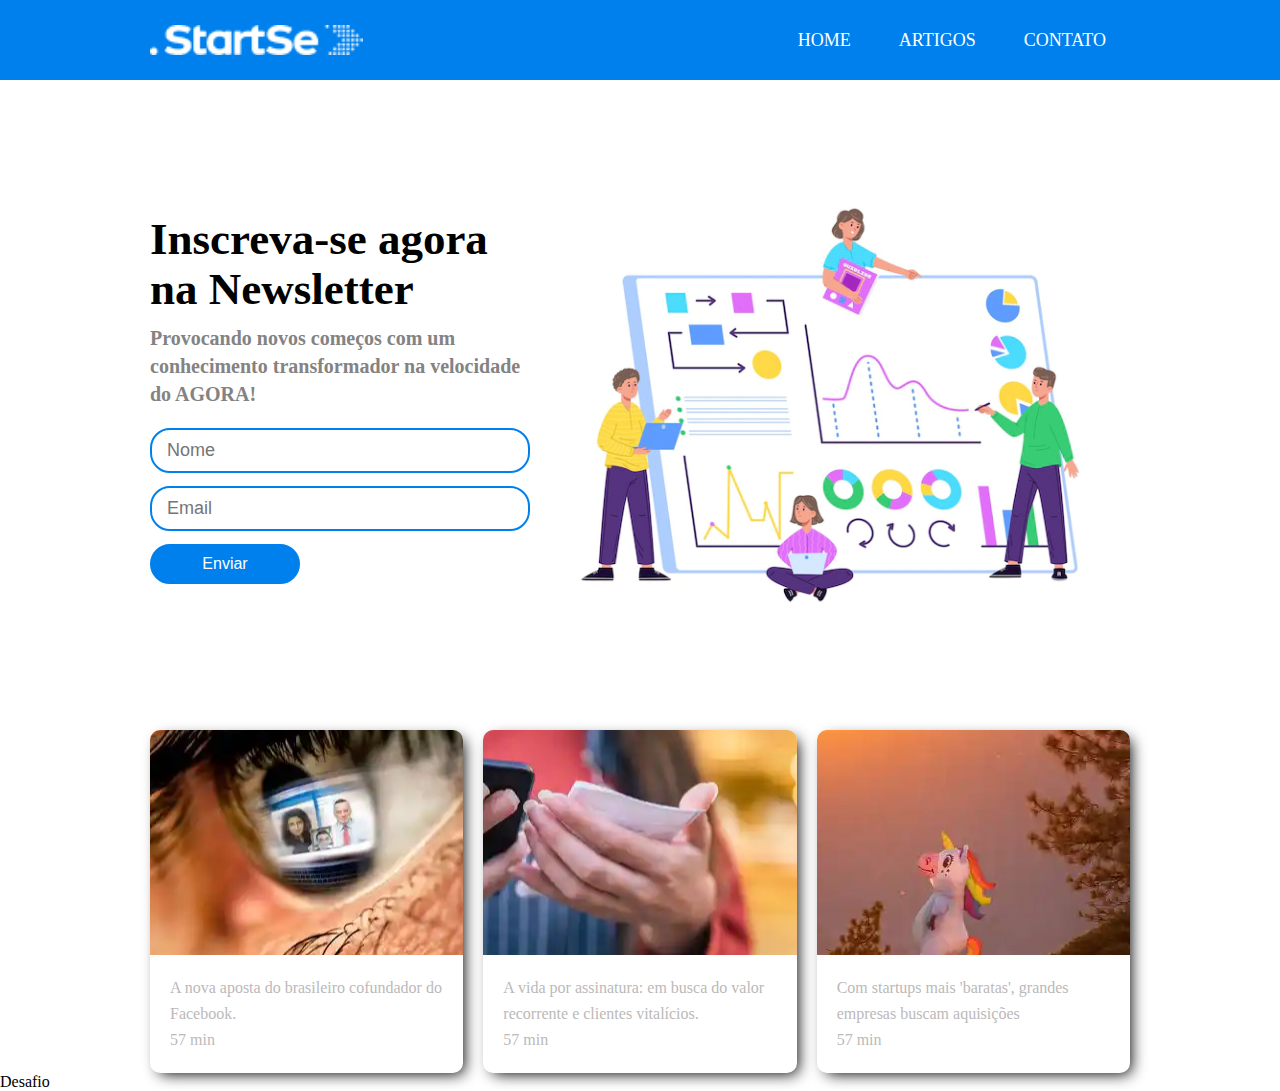
<file: index.html>
<!DOCTYPE html>
<html lang="pt-br">

<head>
    <meta charset="UTF-8">
    <meta http-equiv="X-UA-Compatible" content="IE=edge">
    <meta name="viewport" content="width=device-width, initial-scale=1.0">
    <link rel="stylesheet" href="style.css">
    <link rel="stylesheet" href="responsive.css">
    <link rel="icon" type="image/x-icon" href="./images/favicon.ico">
    <title>Site daora</title>
</head>

<header>
    <div class="container">
        <img src="./images/image.png" alt="logo" />
        <div class="menu-section">
            <div class="container-menu">
                <input class="menu-button-container" type="checkbox" id="checkbox-menu">
                <label for="checkbox-menu">
                    <span></span>
                    <span></span>
                    <span></span>
                </label>

                <nav>
                    <ul class="menu">
                        <li>
                            <a href="#home">Home</a>
                        </li>
                        <li>
                            <a href="#artigos">Artigos</a>
                        </li>
                        <li>
                            <a href="#form">Contato</a>
                        </li>
                    </ul>
                </nav>
            </div>
        </div>
    </div>
</header>
<main id="home">
    <div class="container-main">
        <div>
            <h2><span>Inscreva-se agora</span></h2>
            <h2>na Newsletter</h2>
            <h3>Provocando novos começos com um conhecimento transformador na
                velocidade do AGORA!
            </h3>
            <form>
                <input type="text" placeholder="Nome">
                <input type="email" placeholder="Email">
                <input type="submit" value="Enviar">
            </form>
        </div>
        <img src="./images/register.webp" alt="">
    </div>
</main>
<section id="artigos" class="cards">
    <a href="https://www.startse.com/artigos/a-nova-aposta-do-cofundador-do-facebook/">
        <div class="card">
            <div class="image">
                <img src="./images/aposta_facebook.webp" />
            </div>
            <div class="content">
                <p class="title text-medium">
                    A nova aposta do brasileiro cofundador do Facebook.
                </p>
                <div class="info">
                    <p class="text-medium">57 min</p>
                </div>
            </div>
        </div>
    </a>
    <a href="./artigos/futuro/futuro.html">
        <div class="card">
            <div class="image">
                <img src="./images/futuro.webp" />
            </div>
            <div class="content">
                <p class="title text-medium">
                    A vida por assinatura: em busca do valor recorrente e clientes vitalícios.
                </p>
                <div class="info">
                    <p class="text-medium">57 min</p>
                </div>
            </div>
        </div>
    </a>

    <div class="card">
        <div class="image">
            <img src="./images/unicornio.webp" />
        </div>
        <div class="content">
            <p class="title text-medium">
                Com startups mais 'baratas', grandes empresas buscam aquisições
            </p>
            <div class="info">
                <p class="text-medium">57 min</p>
            </div>
        </div>
    </div>
</section>
<footer id="form">
    <div class="desafio">Desafio</div>
</footer>

<body>

</body>

</html>
</file>
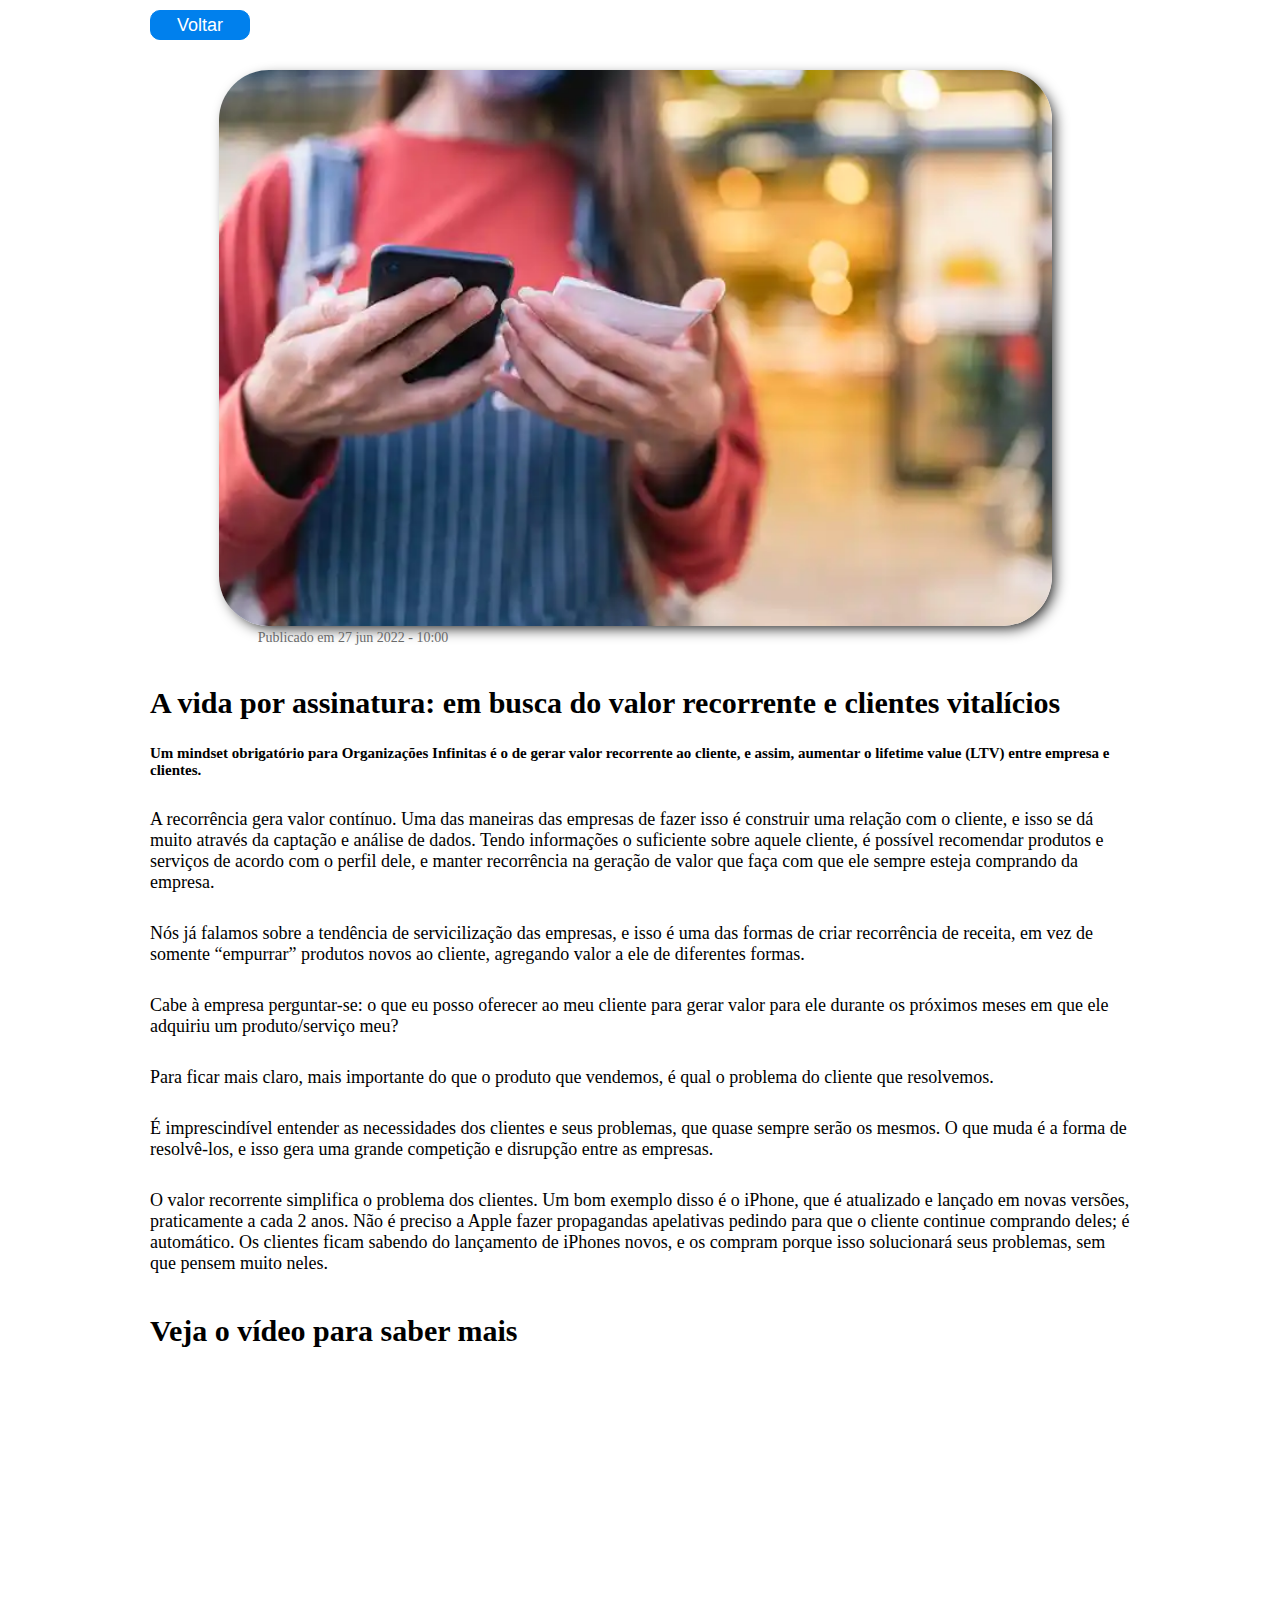
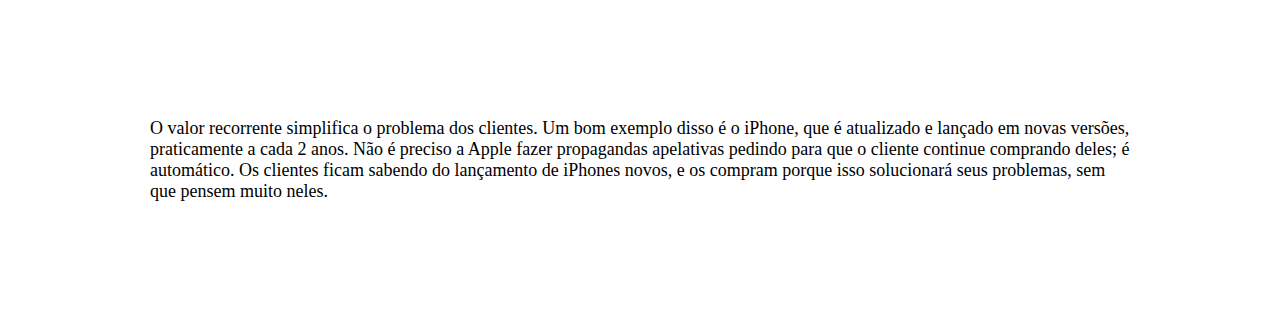
<file: artigos/futuro/futuro.html>
<!DOCTYPE html>
<html lang="pt-br">

<head>
    <meta charset="UTF-8">
    <meta http-equiv="X-UA-Compatible" content="IE=edge">
    <meta name="viewport" content="width=device-width, initial-scale=1.0">
    <link rel="icon" type="image/x-icon" href="/images/favicon.ico">
    <link rel="stylesheet" href="futuro.css">
    <title>A vida por assinatura: em busca do valor recorrente e clientes vitalícios</title>
</head>

<body>
    <section>
        <div>
            <a href="../../index.html">
                <button>Voltar</button>
            </a>
        </div>
        <img src="../../images/futuro.webp" alt="banner">
        <p class="publication">Publicado em 27 jun 2022 - 10:00</p>
        <h1>A vida por assinatura: em busca do valor recorrente e clientes vitalícios</h1>
        <h4>Um mindset obrigatório para Organizações Infinitas é o de gerar valor recorrente ao cliente, e assim,
            aumentar o lifetime value (LTV) entre empresa e clientes.</h4>
        <p>A recorrência gera valor contínuo. Uma das maneiras das empresas de fazer isso é construir uma relação com o
            cliente, e isso se dá muito através da captação e análise de dados. Tendo informações o suficiente sobre
            aquele cliente, é possível recomendar produtos e serviços de acordo com o perfil dele, e manter recorrência
            na geração de valor que faça com que ele sempre esteja comprando da empresa.</p>
        <p>Nós já falamos sobre a tendência de servicilização das empresas, e isso é uma das formas de criar recorrência
            de receita, em vez de somente “empurrar” produtos novos ao cliente, agregando valor a ele de diferentes
            formas.</p>
        <p>Cabe à empresa perguntar-se: o que eu posso oferecer ao meu cliente para gerar valor para ele durante os
            próximos meses em que ele adquiriu um produto/serviço meu?</p>
        <p>Para ficar mais claro, mais importante do que o produto que vendemos, é qual o problema do cliente que
            resolvemos. </p>
        <p>
            É imprescindível entender as necessidades dos clientes e seus problemas, que quase sempre serão os mesmos. O
            que muda é a forma de resolvê-los, e isso gera uma grande competição e disrupção entre as empresas.
        </p>
        <p>O valor recorrente simplifica o problema dos clientes. Um bom exemplo disso é o iPhone, que é atualizado e
            lançado em novas versões, praticamente a cada 2 anos. Não é preciso a Apple fazer propagandas apelativas
            pedindo para que o cliente continue comprando deles; é automático. Os clientes ficam sabendo do lançamento
            de iPhones novos, e os compram porque isso solucionará seus problemas, sem que pensem muito neles.</p>
        <h2>Veja o vídeo para saber mais</h2>

        <div class="content-video">
            <iframe width="560" height="315" src="https://www.youtube.com/embed/7skryrRr1l0"
                title="YouTube video player" frameborder="0"
                allow="accelerometer; autoplay; clipboard-write; encrypted-media; gyroscope; picture-in-picture"
                allowfullscreen></iframe>
        </div>
        <p>O valor recorrente simplifica o problema dos clientes. Um bom exemplo disso é o iPhone, que é atualizado e
            lançado em novas versões, praticamente a cada 2 anos. Não é preciso a Apple fazer propagandas apelativas
            pedindo para que o cliente continue comprando deles; é automático. Os clientes ficam sabendo do lançamento
            de iPhones novos, e os compram porque isso solucionará seus problemas, sem que pensem muito neles.</p>
    </section>
</body>

</html>
</file>
<file: style.css>
@import url('https://fonts.googleapis.com/css2?family=Source+Sans+Pro:ital,wght@0,300;0,400;0,700;1,400&display=swap');

* {
    box-sizing: border-box;
    padding: 0;
    margin: 0;
    outline: 0;
}

html,
body {
    font-family: "Source Sans Pro"'Trebuchet MS';
    text-rendering: optimizeLegibility;
    -webkit-font-smoothing: antialiased;
}

/*SEÇÃO HEADER*/

header {
    background-color: #0080ed;
}

header .container {
    display: flex;
    align-items: center;
    justify-content: space-between;
    max-width: 980px;
    height: 80px;
    margin: auto;
}

header nav ul {
    display: flex;
}

header nav ul li {
    list-style: none;
}

header nav ul li a {
    text-decoration: none;
    color: white;
    text-transform: uppercase;
    font-size: 18px;
    padding: 24px;
    transition: all 300ms linear 0s;
}

header nav ul li a:hover {
    background: rgba(255, 255, 255, 0.15);
}

header .container img {
    height: 30px;
}

#checkbox-menu {
    display: none;
}

/*MAIN*/

main {
    margin-bottom: 100px;
}

main .container-main {
    display: flex;
    align-items: center;
    justify-content: space-between;
    max-width: 980px;
    margin: 100px auto 0 auto;
}

h2 {
    color: rgb(0, 0, 0);
    font-size: 45px;
    line-height: 50px;
    font-weight: bold;
}

h3 {
    color: rgb(131, 131, 131);
    font-size: 20px;
    line-height: 28px;
    margin: 10px 0;
}

form {
    margin-top: 20px;
}

form input {
    width: 380px;
    padding-left: 15px;
    font-size: 18px;
    height: 45px;
    margin-bottom: 13px;
    border-radius: 20px;
    border: 2px solid #0080ed;
}

form [type='submit'] {
    background-color: #0080ed;
    color: white;
    width: 150px;
    padding-left: 0;
    font-size: 16px;
    height: 40px;
}

form [type='submit']:hover {
    cursor: pointer;
    background-color: rgba(0, 128, 237, 0.75);
    transform: translate(0, -2px);
    transition: 0.4s ease;
}   

main .container-main img {
    width: 600px;
}

/*CARDS*/

a {
    text-decoration: none;
}

.cards {
    width: 90%;
    max-width: 980px;
    margin: auto;
    display: grid;
    grid-template-columns: repeat(auto-fit, minmax(250px, 1fr));
    grid-gap: 20px;
}

.text-medium {
    font-size: 16px;
    line-height: 26px;
    font-weight: 400;
    color: rgb(187, 185, 185);
}

.card {
    display: flex;
    flex-direction: column;
    cursor: pointer;
    box-shadow: 5px 5px 15px -4px #000000;
    transition: all 0.6s ease 0s;
    border-radius: 10px;
}

/*PEQUENA ANIMAÇÃO COM TRANSFORM*/
.card:hover {
    transform: translate(-2px, -7px);

}

.image {
    width: 100%;
    padding-top: 56.25%;
    overflow: hidden;
    position: relative;
    border-radius: 10px 10px 0 0;
    height: 225px;
}

.image img {
    position: absolute;
    border-radius: 10px;
    top: 50%;
    left: 50%;
    transform: translate(-50%, -50%);
}

.content {
    margin: 20px;
}

.title {
    margin-bottom: 0;
}
</file>
<file: responsive.css>
/* MEDIA DO MAIN*/

@media (max-width: 1000px) {
    main.container-main div {
        margin: auto;
    }

    main .container-main img {
        display: none;
    }

    h2 {
        margin-left: 50px;
    }

    div h3 {
        margin-left: 50px;
    }

    form {
        display: flex;
        align-items: center;
        width: 100%;
        padding-top: 30px;
        text-align: center;
        flex-direction: column;
    }

    input {
        margin: 12px;
    }
}

/*MEDIA DO HEADER*/

@media (max-width: 1000px) {
    .container {
        padding: 0 20px;
    }
}

@media (max-width: 630px) {

   .menu-button-container {
    display: flex;
   }

   .menu {
    position: absolute;
    margin-top: 30px;
    flex-direction: column;
    width: 100vw;
    justify-content: center;
    align-items: center;
    left: 100%;
    transform: translate(100vw, 0);
    transition: 0.5s ease transform;
   }

   .menu>li {
    display: flex;
    justify-content: center;
    margin: 0;
    padding: 0;
    width: 100%;
    color: white;
    background-color: #0080ed;
    border-radius: 5px;
   }

   .menu>li:not(:last-child) {
    border-bottom: 1px solid white;
   }

   .menu li a {
    flex: 1;
    text-align: center;
   }

    main .container-menu img {
        display: none;
    }

    label {
        cursor: pointer;
        position: relative;
        display: block;
        height: 22px;
        width: 30px;
    }

    label span {
        position: absolute;
        display: block;
        height: 5px;
        width: 100%;
        background: white;
        border-radius: 30px;
        transition: 0.25s ease-in-out;
    }

    label span:nth-child(1) {
        top: 0;
    }

    label span:nth-child(2) {
        top: 8px;
    }

    label span:nth-child(3) {
        top: 16px;
    }

    #checkbox-menu:checked+label span:nth-child(1) {
        transform: rotate(-45deg);
        top: 8px;
    }

    #checkbox-menu:checked+label span:nth-child(2) {
        opacity: 0;
    }

    #checkbox-menu:checked+label span:nth-child(3) {
        transform: rotate(45deg);
        top: 8px;
    }

    nav.menu {
        width: 100%;
    }

    #checkbox-menu:checked~nav .menu {
        transform: translate(-100vw, 0);
        transition: 0.5s ease transform;
    }
}
</file>
<file: artigos/futuro/futuro.css>
@import url('https://fonts.googleapis.com/css2?family=Source+Sans+Pro:ital,wght@0,300;0,400;0,700;1,400&display=swap');

* {
    box-sizing: border-box;
    padding: 0;
    margin: 0;
    outline: 0;
}

html,
body {
    font-family: "Source Sans Pro"'Trebuchet MS';
    text-rendering: optimizeLegibility;
    -webkit-font-smoothing: antialiased;
}

section {
    max-width: 980px;
    margin: auto;
    transform: translate(0, -10px);
}

button {
    width: 100px;
    height: 30px;
    margin: 20px 0 30px 0;
    border-radius: 10px;
    color: white;
    font-size: 18px;
    background-color: #0080ed;
    border: 1px solid #0080ed;
    cursor: pointer;
}

button:hover {
    background-color: rgba(0, 128, 237, 0.75);
    transform: translate(0, -2px);
    transition: 0.4s ease;
}

img {
    width: 85%;
    margin: 0 7%;
    border-radius: 50px;
    box-shadow: 5px 5px 15px -4px black;
    transition: all 0.6s ease 0s;
    object-fit: contain;
}

img:hover {
    transform: translate(-2px, -7px);
}

.publication {
    font-size: 14px;
    margin: 0 0 0 11%;
    color: #696a6a;
}

h1 {
    margin: 40px 0 25px 0;
    font-size: 30px;
}

h4{
    margin: 15px 0 15px 0;
    font-size: 15px;
}

p {
    margin-top: 30px;
    font-size: 18px;
}

p:last-child {
    padding-bottom: 100px;
}

h2 {
    margin: 40px 0 25px 0;
    font-size: 30px;
}

.content-video {
    display:flex;
    justify-content: center;
}

@media (max-width: 1000px) {
    section {
        padding: 0 20px;
    }

    h1 {
        font-size: 25px;
    }

    h2 {
        font-size: 25px;
    }

    p {
        font-size: 16px;
    }

    img {
        min-height: 300px;
        object-fit: cover;
    }
}
</file>
